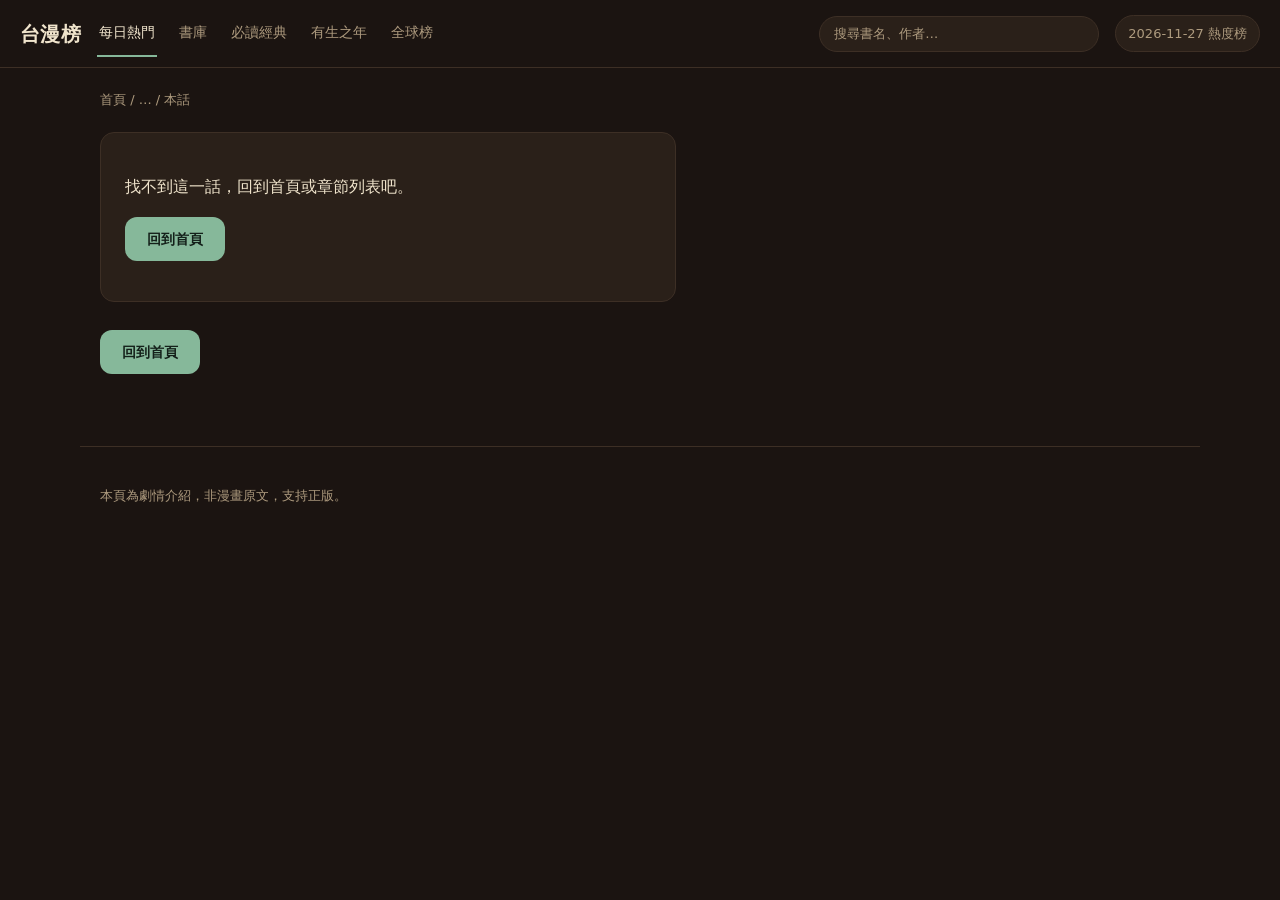
<file: chapter.html>
<!DOCTYPE html>
<html lang="zh-Hant">
<head>
<meta charset="UTF-8">
<meta name="viewport" content="width=device-width, initial-scale=1.0">
<meta name="color-scheme" content="dark">
<title>章節劇情｜台漫榜</title>
<meta name="description" content="章節劇情摘要。">
<link rel="icon" href="data:image/svg+xml,%3Csvg xmlns='http://www.w3.org/2000/svg' viewBox='0 0 32 32'%3E%3Crect width='32' height='32' rx='7' fill='%2386b89a'/%3E%3Crect x='9' y='7' width='14' height='18' rx='2' fill='%2319191c'/%3E%3Crect x='9' y='7' width='3' height='18' fill='%23fff' opacity='.55'/%3E%3C/svg%3E">
<link rel="stylesheet" href="assets/css/style.css">
</head>
<body data-page="chapter">
<header class="site-header">
  <a class="brand" href="index.html">台漫榜</a>
  <nav class="site-nav" aria-label="站內分頁">
    <a href="index.html" data-nav="index">每日熱門</a>
    <a href="library.html" data-nav="library">書庫</a>
    <a href="essentials.html" data-nav="essentials">必讀經典</a>
    <a href="timeless.html" data-nav="timeless">有生之年</a>
    <a href="index.html#globalList" data-nav="global">全球榜</a>
  </nav>
  <form class="site-search" action="library.html" role="search">
    <label class="visually-hidden" for="siteSearch">搜尋漫畫</label>
    <input type="search" name="q" id="siteSearch" placeholder="搜尋書名、作者…" aria-label="搜尋漫畫">
  </form>
  <span class="date-badge" id="dateBadge">載入中…</span>
</header>
<main>
  <nav class="crumb"><a id="crumbHome" href="index.html">首頁</a> / <a id="crumbBook" href="index.html">…</a> / <span id="crumbCh">本話</span></nav>
  <article id="chapter"></article>
  <nav class="ch-nav" id="chNav"></nav>
</main>
<footer class="site-footer">
  <p>本頁為劇情介紹，非漫畫原文，支持正版。</p>
</footer>
<script src="assets/js/ranking.js"></script>
<script src="assets/js/library.js"></script>
<script src="assets/js/app.js"></script>
</body>
</html>
</file>
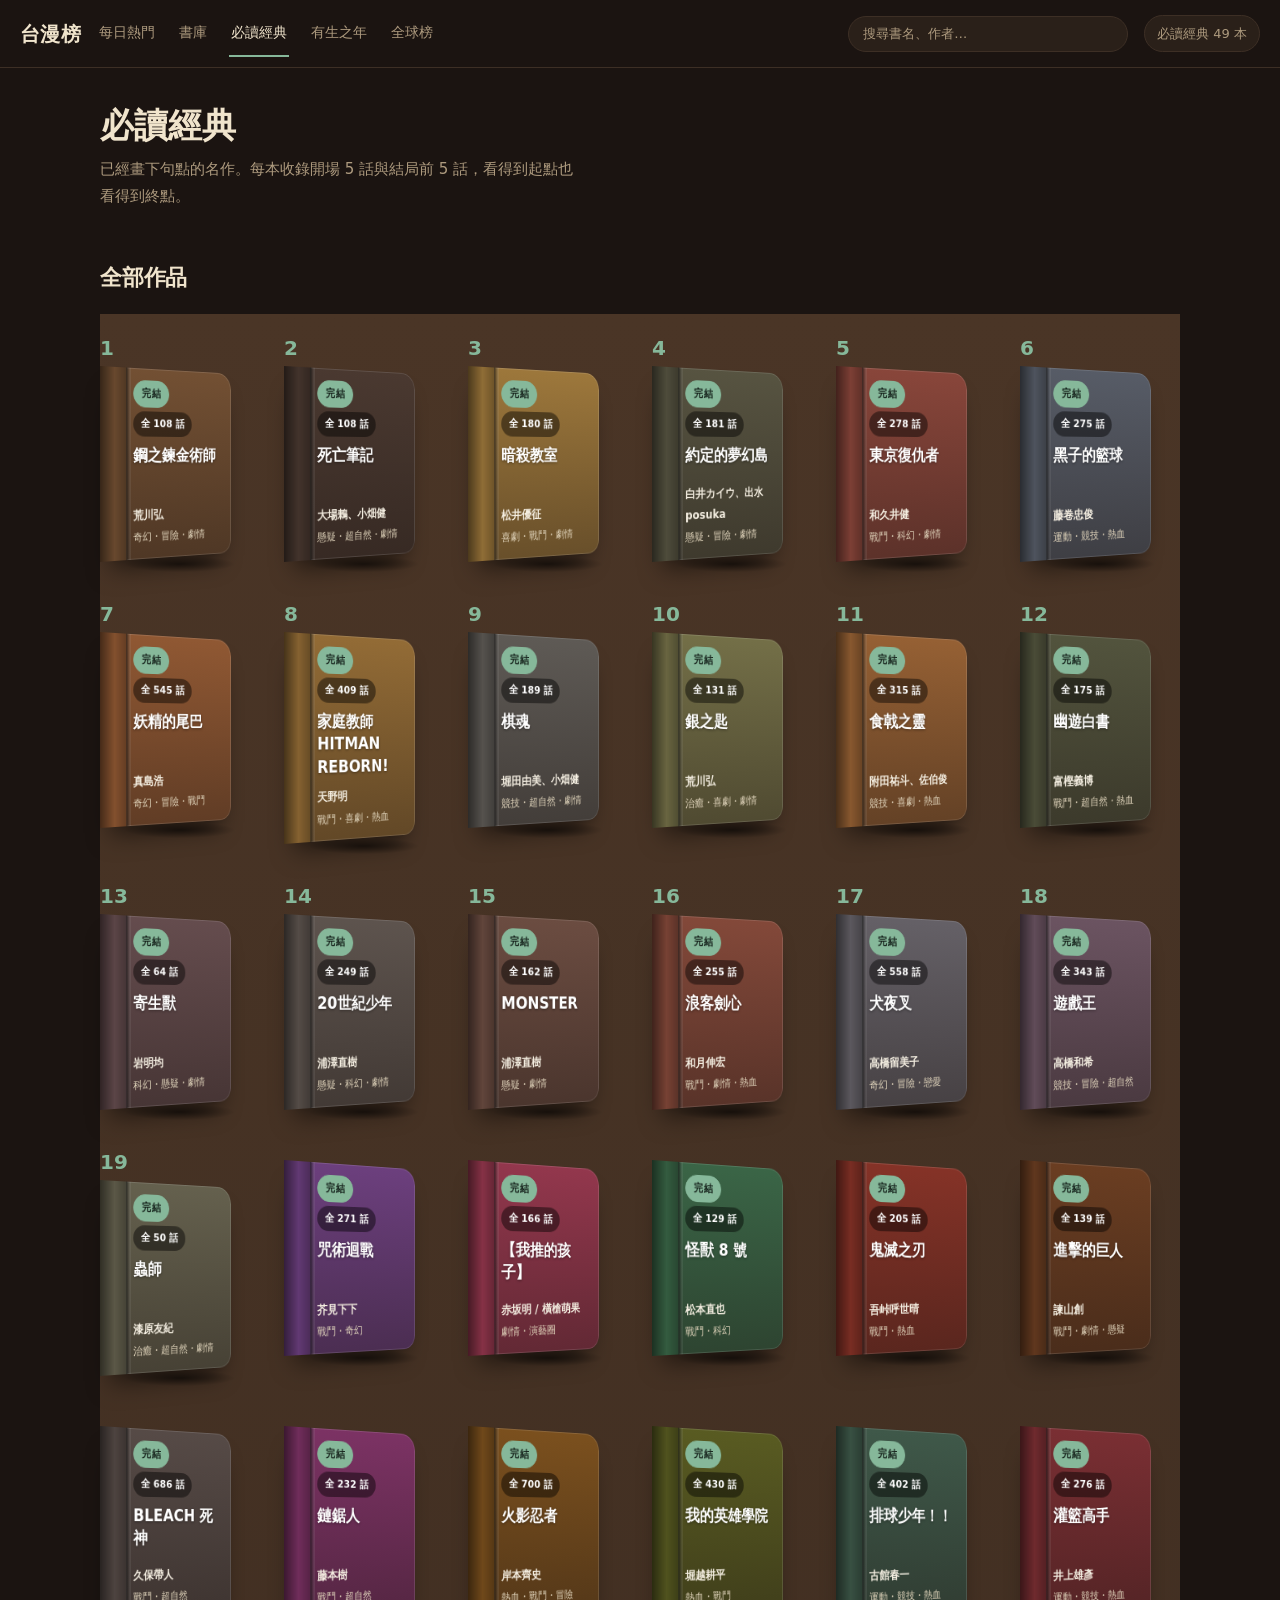
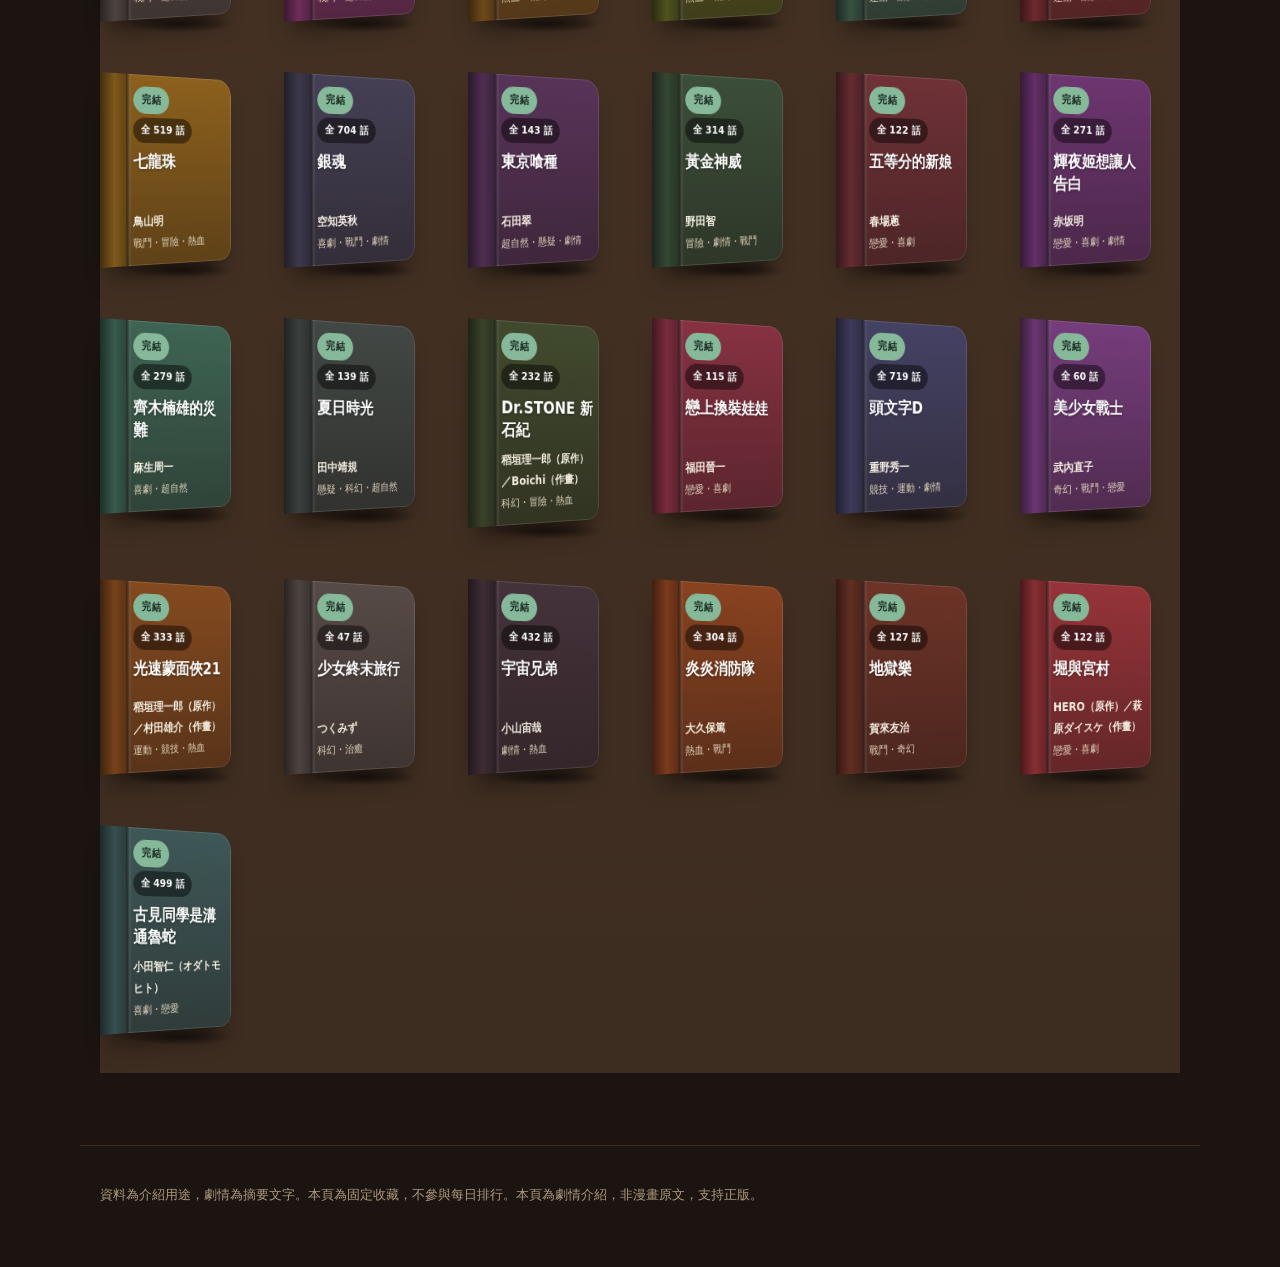
<file: essentials.html>
<!DOCTYPE html>
<html lang="zh-Hant">
<head>
<meta charset="UTF-8">
<meta name="viewport" content="width=device-width, initial-scale=1.0">
<meta name="color-scheme" content="dark">
<title>必讀經典｜有完整結局的名作精選</title>
<meta name="description" content="精選有完整結局的熱門漫畫，每本收錄開場 5 話與結局前 5 話大綱，一次補完經典。">
<link rel="icon" href="data:image/svg+xml,%3Csvg xmlns='http://www.w3.org/2000/svg' viewBox='0 0 32 32'%3E%3Crect width='32' height='32' rx='7' fill='%2386b89a'/%3E%3Crect x='9' y='7' width='14' height='18' rx='2' fill='%2319191c'/%3E%3Crect x='9' y='7' width='3' height='18' fill='%23fff' opacity='.55'/%3E%3C/svg%3E">
<link rel="stylesheet" href="assets/css/style.css">
</head>
<body data-page="essentials">
<header class="site-header">
  <a class="brand" href="index.html">台漫榜</a>
  <nav class="site-nav" aria-label="站內分頁">
    <a href="index.html" data-nav="index">每日熱門</a>
    <a href="library.html" data-nav="library">書庫</a>
    <a href="essentials.html" data-nav="essentials" aria-current="page">必讀經典</a>
    <a href="timeless.html" data-nav="timeless">有生之年</a>
    <a href="index.html#globalList" data-nav="global">全球榜</a>
  </nav>
  <form class="site-search" action="library.html" role="search">
    <label class="visually-hidden" for="siteSearch">搜尋漫畫</label>
    <input type="search" name="q" id="siteSearch" placeholder="搜尋書名、作者…" aria-label="搜尋漫畫">
  </form>
  <span class="date-badge" id="dateBadge">載入中…</span>
</header>

<main>
  <section class="hero">
    <h1>必讀經典</h1>
    <p class="lede">已經畫下句點的名作。每本收錄開場 5 話與結局前 5 話，看得到起點也看得到終點。</p>
  </section>

  <section class="rank-section">
    <h2>全部作品</h2>
    <ol class="book-wall" id="fixedList"></ol>
  </section>
</main>

<footer class="site-footer">
  <p>資料為介紹用途，劇情為摘要文字。本頁為固定收藏，不參與每日排行。本頁為劇情介紹，非漫畫原文，支持正版。</p>
</footer>

<script src="assets/js/ranking.js"></script>
<script src="assets/js/library.js"></script>
<script src="assets/js/app.js"></script>
</body>
</html>
</file>
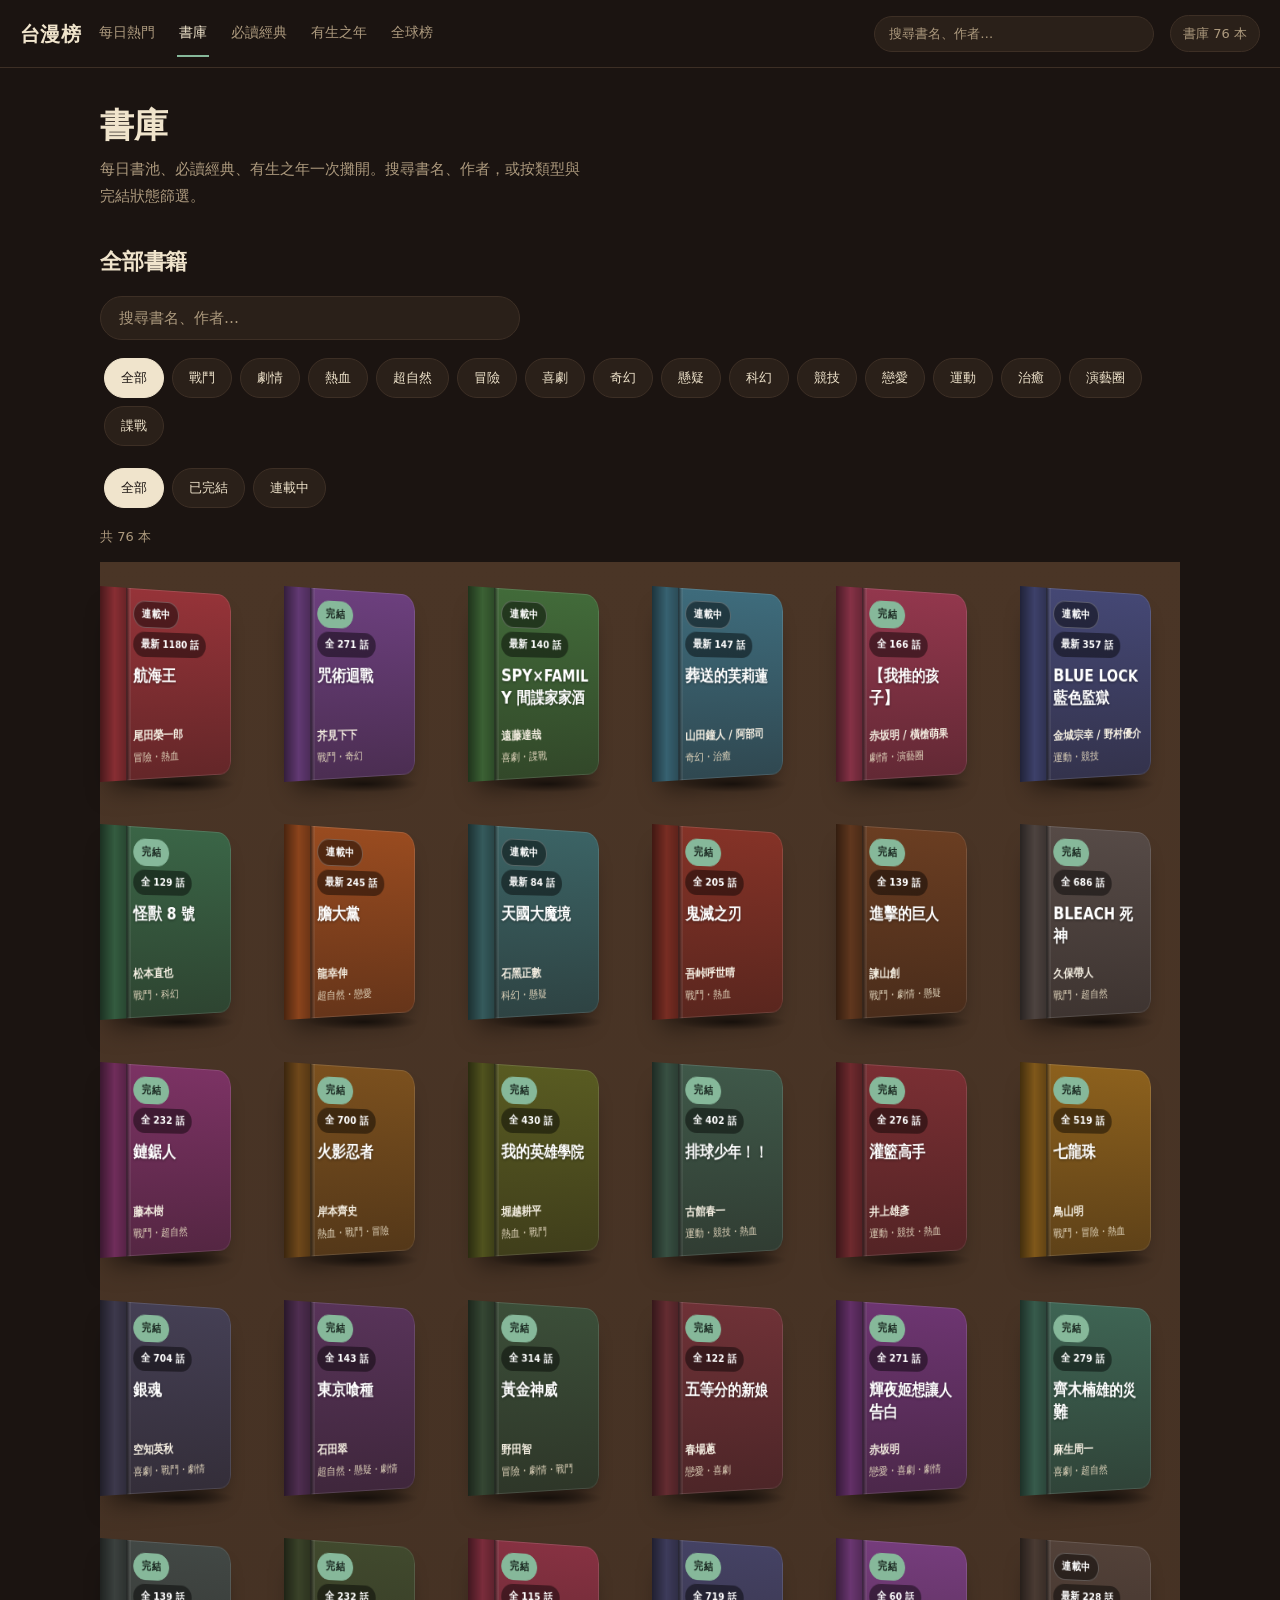
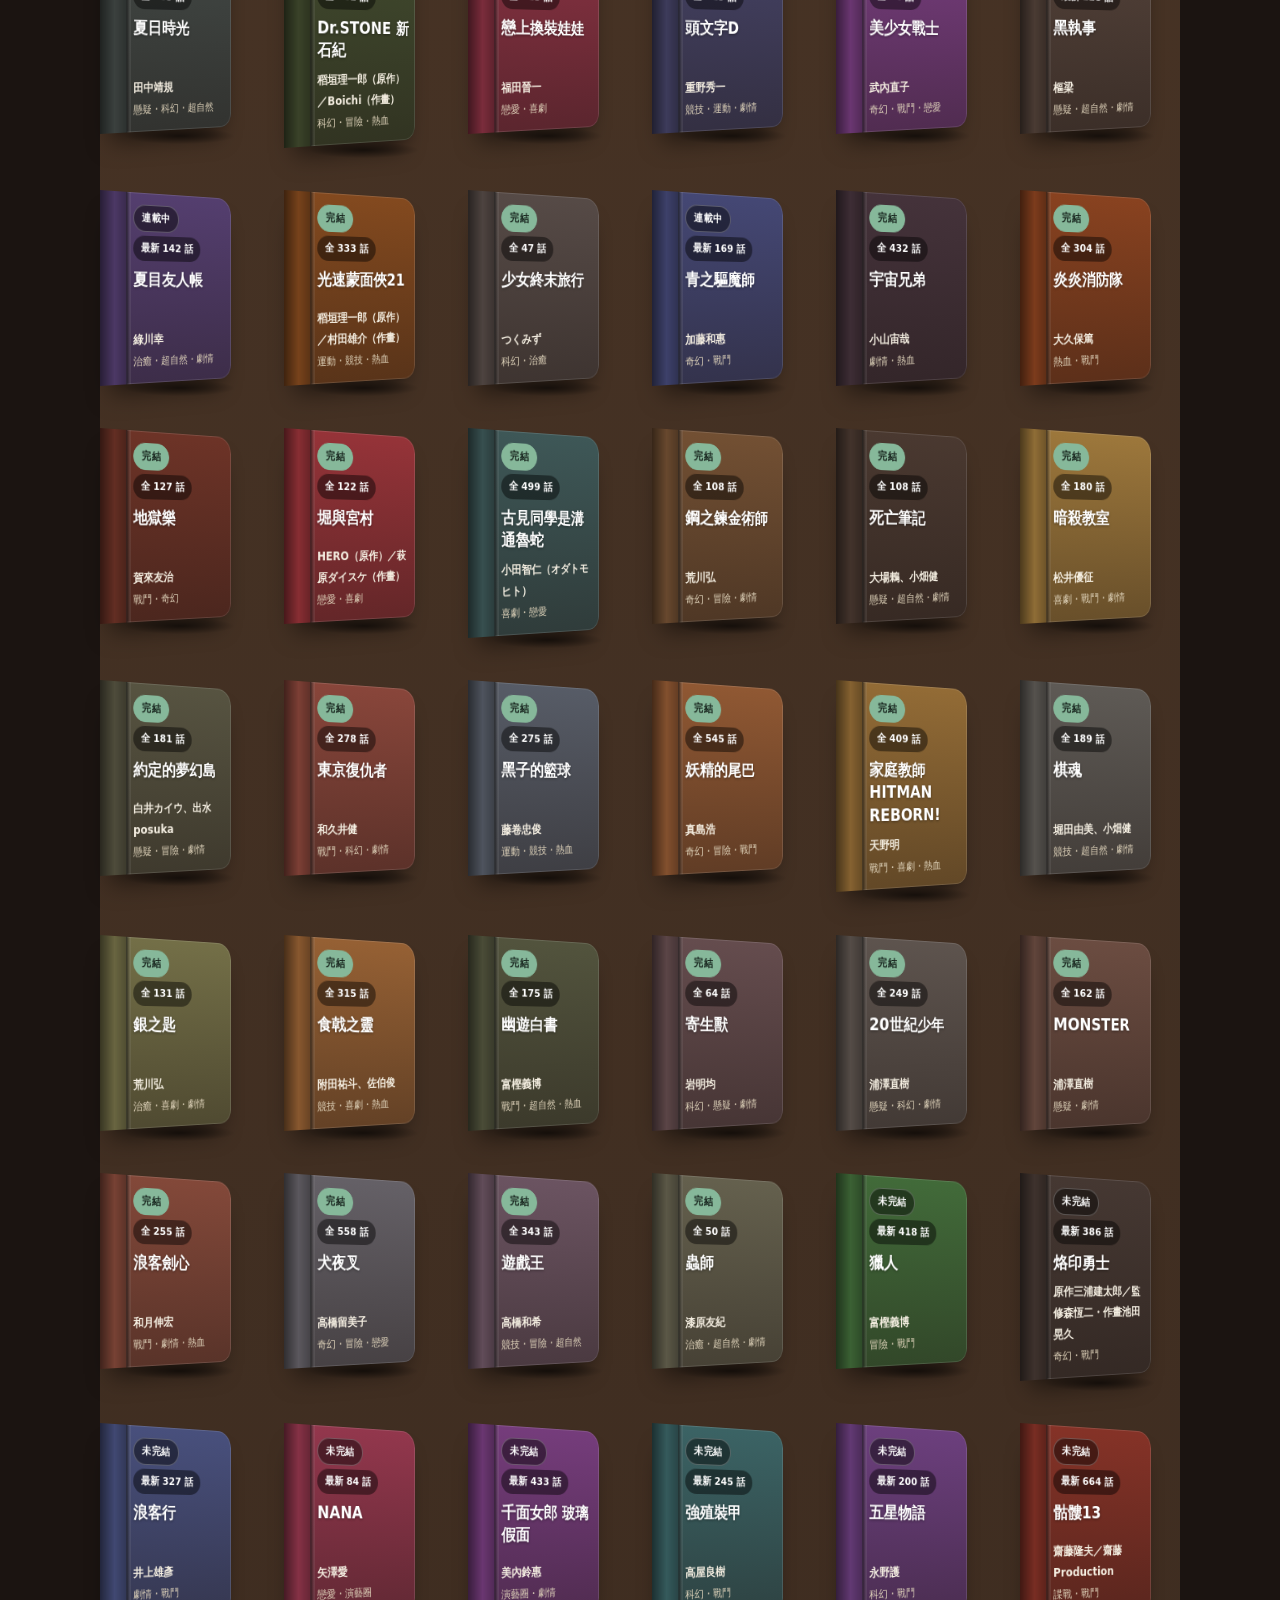
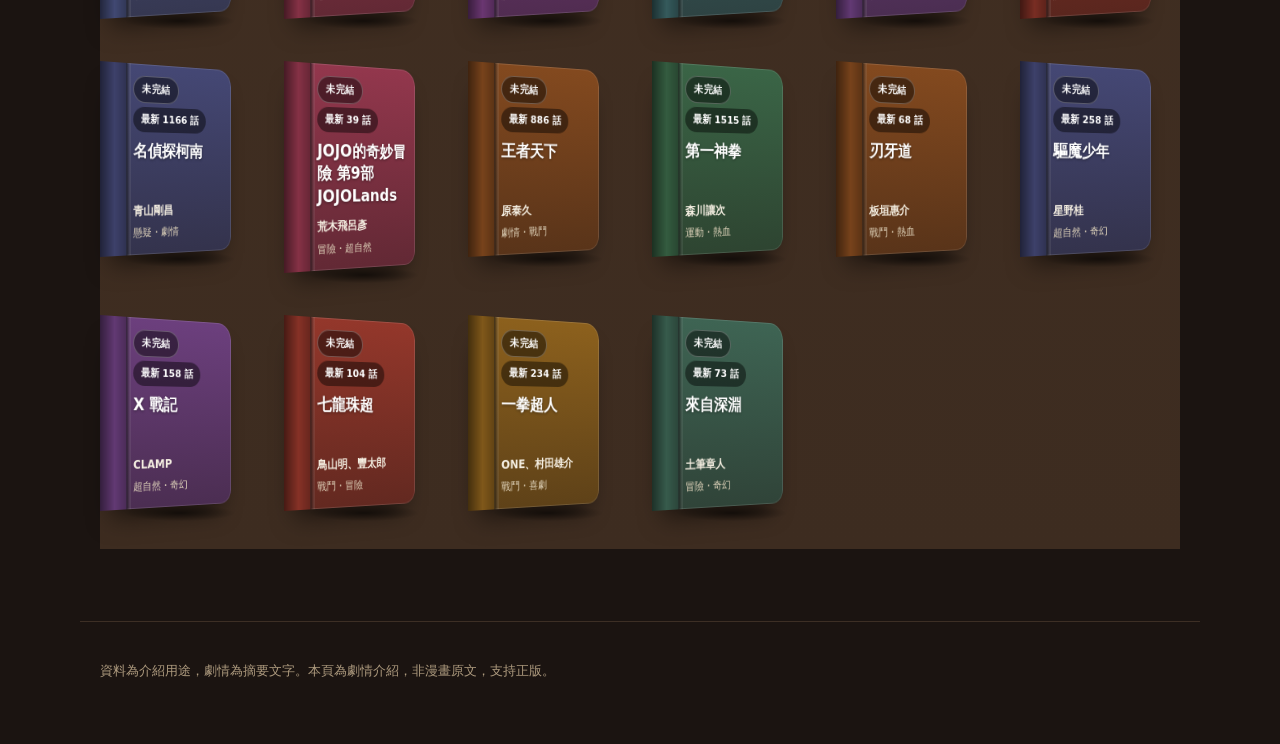
<file: library.html>
<!DOCTYPE html>
<html lang="zh-Hant">
<head>
<meta charset="UTF-8">
<meta name="viewport" content="width=device-width, initial-scale=1.0">
<meta name="color-scheme" content="dark">
<title>書庫｜全部漫畫搜尋與篩選</title>
<meta name="description" content="書庫收錄本站全部漫畫，可搜尋書名、作者，按類型與完結狀態篩選。">
<link rel="icon" href="data:image/svg+xml,%3Csvg xmlns='http://www.w3.org/2000/svg' viewBox='0 0 32 32'%3E%3Crect width='32' height='32' rx='7' fill='%2386b89a'/%3E%3Crect x='9' y='7' width='14' height='18' rx='2' fill='%2319191c'/%3E%3Crect x='9' y='7' width='3' height='18' fill='%23fff' opacity='.55'/%3E%3C/svg%3E">
<link rel="stylesheet" href="assets/css/style.css">
</head>
<body data-page="library">
<header class="site-header">
  <a class="brand" href="index.html">台漫榜</a>
  <nav class="site-nav" aria-label="站內分頁">
    <a href="index.html" data-nav="index">每日熱門</a>
    <a href="library.html" data-nav="library" aria-current="page">書庫</a>
    <a href="essentials.html" data-nav="essentials">必讀經典</a>
    <a href="timeless.html" data-nav="timeless">有生之年</a>
    <a href="index.html#globalList" data-nav="global">全球榜</a>
  </nav>
  <form class="site-search" action="library.html" role="search">
    <label class="visually-hidden" for="siteSearch">搜尋漫畫</label>
    <input type="search" name="q" id="siteSearch" placeholder="搜尋書名、作者…" aria-label="搜尋漫畫">
  </form>
  <span class="date-badge" id="dateBadge">載入中…</span>
</header>

<main>
  <section class="hero">
    <h1>書庫</h1>
    <p class="lede">每日書池、必讀經典、有生之年一次攤開。搜尋書名、作者，或按類型與完結狀態篩選。</p>
  </section>

  <section class="rank-section">
    <h2>全部書籍</h2>
    <label class="visually-hidden" for="libSearch">搜尋書庫</label>
    <input type="search" id="libSearch" placeholder="搜尋書名、作者…" aria-label="搜尋書庫">
    <div class="chips" id="libChips" role="group" aria-label="類型篩選"></div>
    <div class="chips" id="libStatus" role="group" aria-label="完結狀態篩選"></div>
    <p class="rank-note" id="libCount" aria-live="polite"></p>
    <ol class="book-wall" id="libList"></ol>
  </section>
</main>

<footer class="site-footer">
  <p>資料為介紹用途，劇情為摘要文字。本頁為劇情介紹，非漫畫原文，支持正版。</p>
</footer>

<script src="assets/js/ranking.js"></script>
<script src="assets/js/library.js"></script>
<script src="assets/js/app.js"></script>
</body>
</html>
</file>
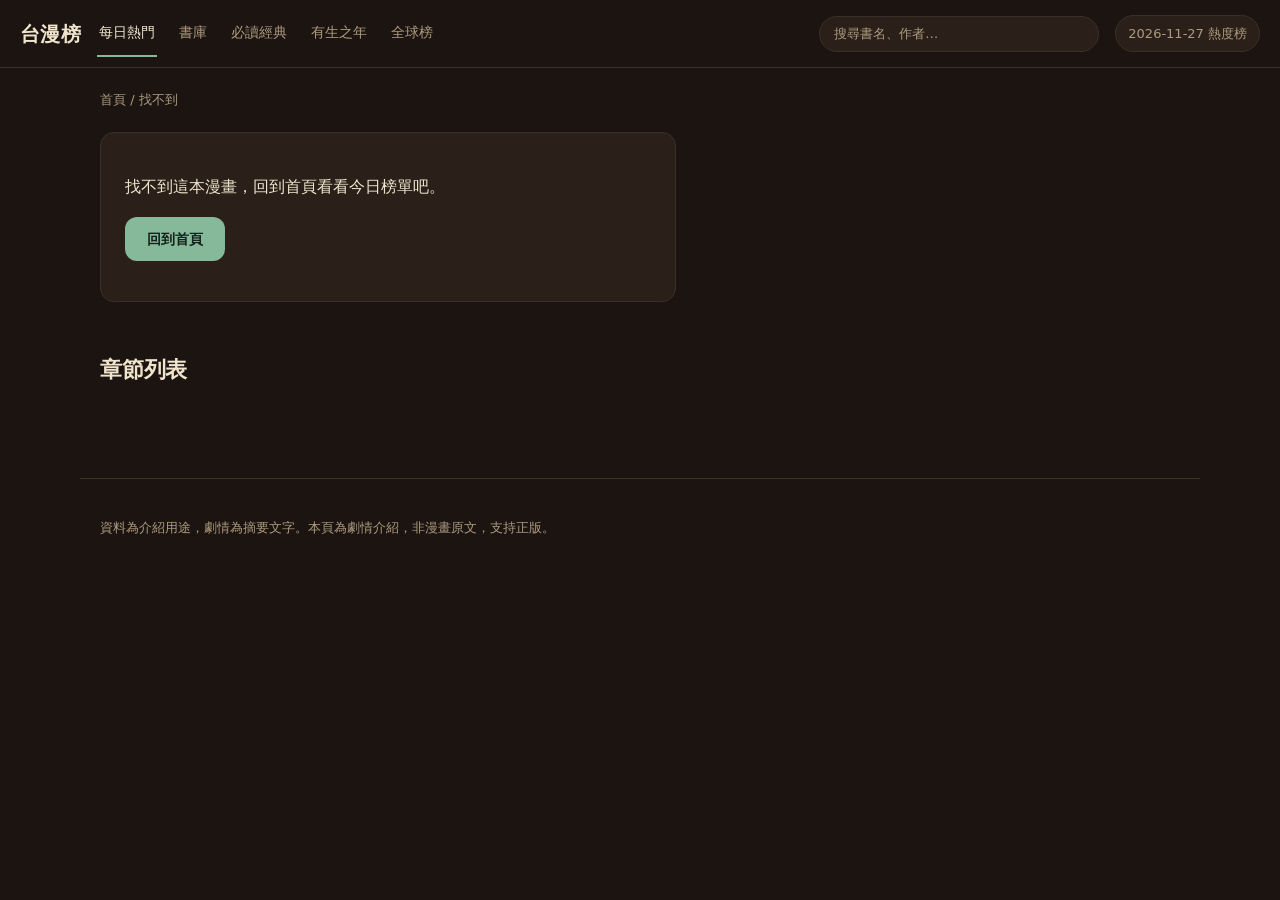
<file: manga.html>
<!DOCTYPE html>
<html lang="zh-Hant">
<head>
<meta charset="UTF-8">
<meta name="viewport" content="width=device-width, initial-scale=1.0">
<meta name="color-scheme" content="dark">
<title>漫畫詳情｜台漫榜</title>
<meta name="description" content="漫畫詳情與章節列表。">
<link rel="icon" href="data:image/svg+xml,%3Csvg xmlns='http://www.w3.org/2000/svg' viewBox='0 0 32 32'%3E%3Crect width='32' height='32' rx='7' fill='%2386b89a'/%3E%3Crect x='9' y='7' width='14' height='18' rx='2' fill='%2319191c'/%3E%3Crect x='9' y='7' width='3' height='18' fill='%23fff' opacity='.55'/%3E%3C/svg%3E">
<link rel="stylesheet" href="assets/css/style.css">
</head>
<body data-page="manga">
<header class="site-header">
  <a class="brand" href="index.html">台漫榜</a>
  <nav class="site-nav" aria-label="站內分頁">
    <a href="index.html" data-nav="index">每日熱門</a>
    <a href="library.html" data-nav="library">書庫</a>
    <a href="essentials.html" data-nav="essentials">必讀經典</a>
    <a href="timeless.html" data-nav="timeless">有生之年</a>
    <a href="index.html#globalList" data-nav="global">全球榜</a>
  </nav>
  <form class="site-search" action="library.html" role="search">
    <label class="visually-hidden" for="siteSearch">搜尋漫畫</label>
    <input type="search" name="q" id="siteSearch" placeholder="搜尋書名、作者…" aria-label="搜尋漫畫">
  </form>
  <span class="date-badge" id="dateBadge">載入中…</span>
</header>
<main>
  <nav class="crumb"><a id="crumbHome" href="index.html">首頁</a> / <span id="crumbTitle">載入中</span></nav>
  <article id="detail"></article>
  <section>
    <h2>章節列表</h2>
    <ol class="ch-list" id="chList"></ol>
  </section>
</main>
<footer class="site-footer">
  <p>資料為介紹用途，劇情為摘要文字。本頁為劇情介紹，非漫畫原文，支持正版。</p>
</footer>
<script src="assets/js/ranking.js"></script>
<script src="assets/js/library.js"></script>
<script src="assets/js/app.js"></script>
</body>
</html>
</file>
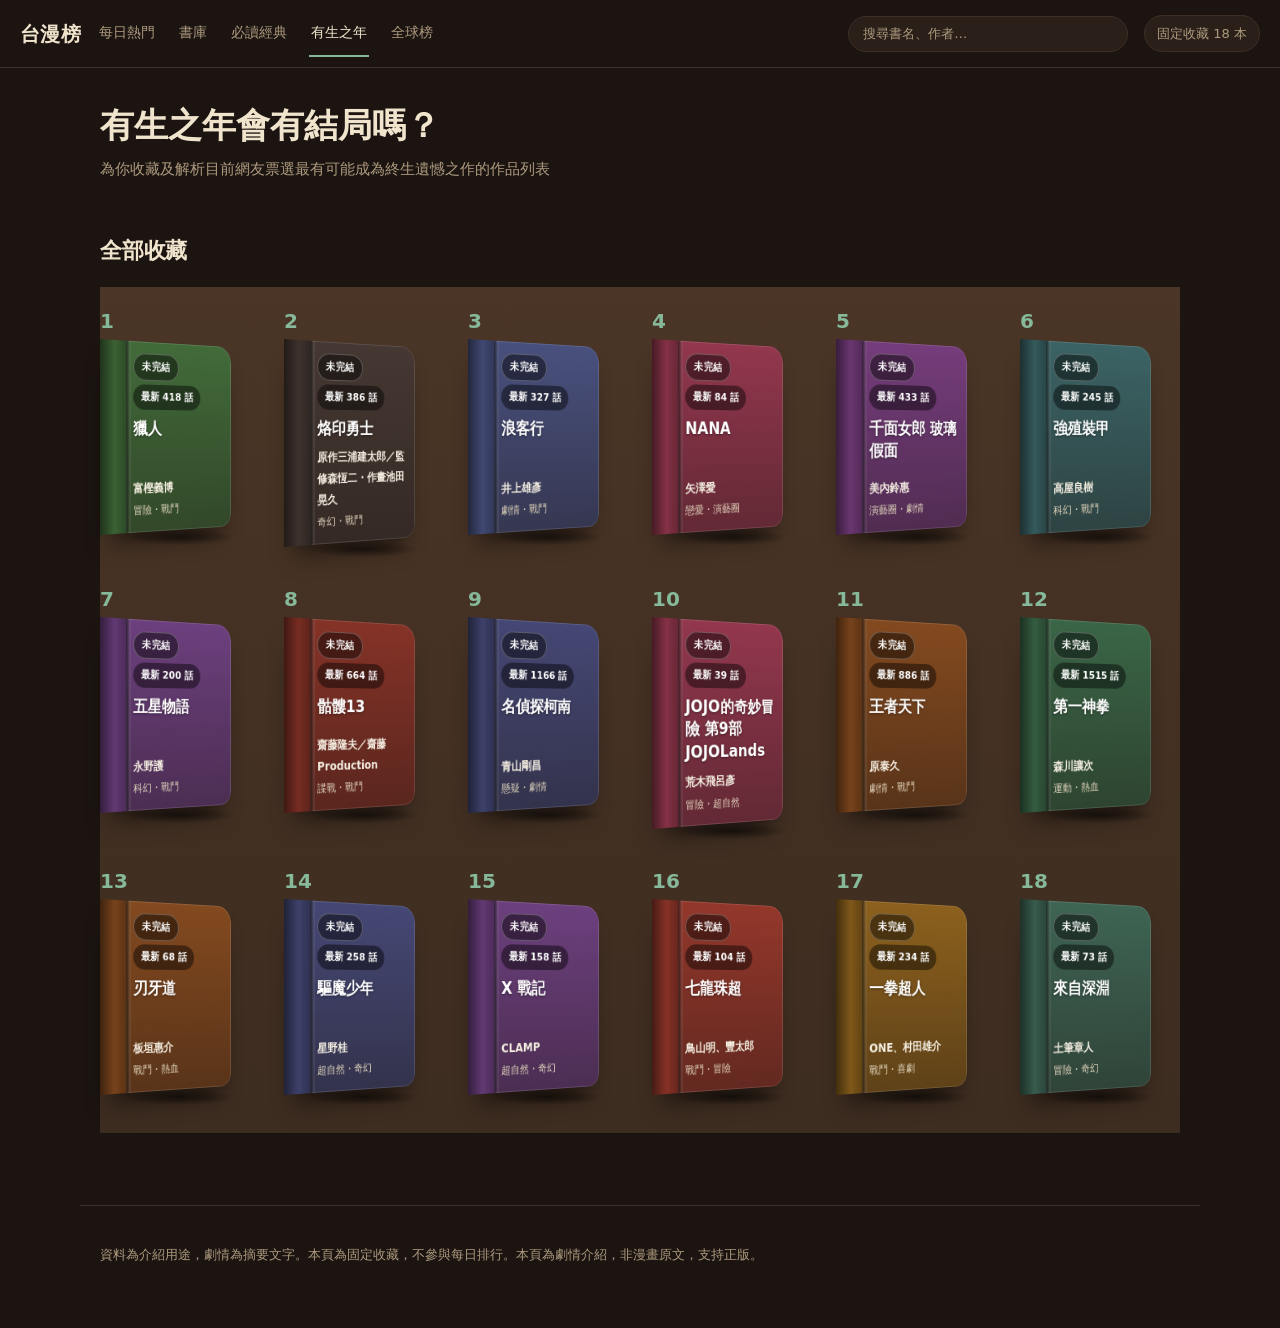
<file: timeless.html>
<!DOCTYPE html>
<html lang="zh-Hant">
<head>
<meta charset="UTF-8">
<meta name="viewport" content="width=device-width, initial-scale=1.0">
<meta name="color-scheme" content="dark">
<title>有生之年會有結局嗎？｜長期停更與未完之作</title>
<meta name="description" content="網友票選最可能成為終生遺憾的漫畫，收錄各作品目前現況與停更原因，每本附最新 10 話大綱。">
<link rel="icon" href="data:image/svg+xml,%3Csvg xmlns='http://www.w3.org/2000/svg' viewBox='0 0 32 32'%3E%3Crect width='32' height='32' rx='7' fill='%2386b89a'/%3E%3Crect x='9' y='7' width='14' height='18' rx='2' fill='%2319191c'/%3E%3Crect x='9' y='7' width='3' height='18' fill='%23fff' opacity='.55'/%3E%3C/svg%3E">
<link rel="stylesheet" href="assets/css/style.css">
</head>
<body data-page="timeless">
<header class="site-header">
  <a class="brand" href="index.html">台漫榜</a>
  <nav class="site-nav" aria-label="站內分頁">
    <a href="index.html" data-nav="index">每日熱門</a>
    <a href="library.html" data-nav="library">書庫</a>
    <a href="essentials.html" data-nav="essentials">必讀經典</a>
    <a href="timeless.html" data-nav="timeless" aria-current="page">有生之年</a>
    <a href="index.html#globalList" data-nav="global">全球榜</a>
  </nav>
  <form class="site-search" action="library.html" role="search">
    <label class="visually-hidden" for="siteSearch">搜尋漫畫</label>
    <input type="search" name="q" id="siteSearch" placeholder="搜尋書名、作者…" aria-label="搜尋漫畫">
  </form>
  <span class="date-badge" id="dateBadge">載入中…</span>
</header>

<main>
  <section class="hero">
    <h1>有生之年會有結局嗎？</h1>
    <p class="lede">為你收藏及解析目前網友票選最有可能成為終生遺憾之作的作品列表</p>
  </section>

  <section class="rank-section">
    <h2>全部收藏</h2>
    <ol class="book-wall" id="fixedList"></ol>
  </section>
</main>

<footer class="site-footer">
  <p>資料為介紹用途，劇情為摘要文字。本頁為固定收藏，不參與每日排行。本頁為劇情介紹，非漫畫原文，支持正版。</p>
</footer>

<script src="assets/js/ranking.js"></script>
<script src="assets/js/library.js"></script>
<script src="assets/js/app.js"></script>
</body>
</html>
</file>
<file: assets/css/style.css>
/* 台漫榜 — 胡桃木書房：固定深色、玉綠點綴、正面書卡。
   手機優先、單一 CSS、無外部字體與外部資源。 */
:root {
  color-scheme: dark;
  --ground: #1b1411;
  --surface: #2a2019;
  --surface-2: #36291d;
  --ink: #f0e4cc;
  --muted: #ad9a7e;
  --line: #3d2f25;
  --accent: #86b89a;
  --on-accent: #14201a;
  --plank-top: #7a5130;
  --plank: #4a2f1b;
  --leather: #6b4a33;
  --wall-top: #4a3526;
  --wall: #3d2c20;
  --book-angle: 22deg;
  --spine-w: 20px; /* 書脊寬度（書卡盒子內色帶），手機 20px／桌機 30px（見 720px 斷點） */
  --shadow: 0, 0, 0;
  --radius: 14px;
  --font: "Noto Sans TC", "PingFang TC", "Microsoft JhengHei", system-ui, -apple-system, sans-serif;
  --display: "Kaiti TC", "BiauKai", "DFKai-SB", "AR PL UKai TW", serif;
  --ease: cubic-bezier(.16, 1, .3, 1);
}

* { box-sizing: border-box; }
html { -webkit-text-size-adjust: 100%; scroll-behavior: smooth; }
body {
  margin: 0; background: var(--ground); color: var(--ink);
  font-family: var(--font); font-size: 16px; line-height: 1.8;
}
main { max-width: 1120px; margin: 0 auto; padding: 0 20px 72px; }
a { color: inherit; }
:focus-visible { outline: 2px solid var(--accent); outline-offset: 3px; border-radius: 6px; }
h1, h2 { text-wrap: balance; }
h1, h2, .brand { font-family: var(--display); }
.visually-hidden {
  position: absolute; width: 1px; height: 1px; margin: -1px; padding: 0;
  overflow: hidden; clip: rect(0 0 0 0); white-space: nowrap; border: 0;
}

/* 報頭：品牌＋分頁＋搜尋＋日期，窄螢幕自動換行不撐破 */
.site-header {
  position: sticky; top: 0; z-index: 10;
  display: flex; align-items: center; gap: 10px 16px; flex-wrap: wrap;
  padding: 10px 20px;
  background: var(--ground);
  border-bottom: 1px solid var(--line);
}
.brand { font-weight: 700; font-size: 20px; letter-spacing: .02em; text-decoration: none; white-space: nowrap; }
.date-badge {
  font-size: 13px; color: var(--muted); font-variant-numeric: tabular-nums; white-space: nowrap;
  background: var(--surface); border: 1px solid var(--line); padding: 6px 12px; border-radius: 999px;
}
.header-right { display: flex; align-items: center; gap: 14px; }

/* 站內分頁：四個文字分頁，目前頁下方一條玉綠線 */
.site-nav { display: flex; gap: 20px; flex-wrap: wrap; }
/* 五個分頁在 360px 要排成一行：字寬約 258px，間距 20px 會超出可用的 320px */
@media (max-width: 479px) { .site-nav { gap: 12px; } }
.site-nav a {
  font-size: 14px; font-weight: 500; color: var(--muted); text-decoration: none;
  padding: 10px 2px; border-bottom: 2px solid transparent; transition: color .2s;
  white-space: nowrap;
}
.site-nav a:hover { color: var(--ink); }
.site-nav a[aria-current="page"] { color: var(--ink); border-bottom-color: var(--accent); }

/* 搜尋框：跟著換行、可縮到最小，不撐破 360px。書庫搜尋框共用同一套視覺 */
.site-search { display: flex; flex: 1 1 160px; min-width: 0; max-width: 280px; margin-left: auto; }
.site-search input, #libSearch {
  width: 100%; min-width: 0; height: 36px; padding: 0 14px;
  background: var(--surface); border: 1px solid var(--line); border-radius: 999px;
  color: var(--ink); font: inherit; font-size: 13px;
}
.site-search input::placeholder, #libSearch::placeholder { color: var(--muted); }
/* 書庫搜尋框：同一套視覺，尺寸更大（桌機約 420px、手機滿版、高 44px） */
#libSearch { display: block; height: 44px; padding: 0 18px; font-size: 15px; }
@media (min-width: 720px) {
  #libSearch { max-width: 420px; }
}

/* hero：一行標題＋資料日期，不再有巨大品牌字 */
/* hero：一行標題＋資料日期，不再有巨大品牌字。首頁 hero 在 main 外面，
   左右留白與 main 一致；另外兩頁的 hero 在 main 裡面，留白由 main 給，避免雙倍 */
.hero { padding: 36px 20px 0; }
body[data-page="essentials"] .hero, body[data-page="timeless"] .hero, body[data-page="library"] .hero { padding-left: 0; padding-right: 0; }
.hero h1 { font-size: clamp(24px, 4vw, 34px); line-height: 1.3; font-weight: 700; margin: 0 0 8px; }
.lede { color: var(--muted); font-size: 15px; margin: 0 0 8px; max-width: 32em; }
.lede #heroDate { color: var(--ink); font-variant-numeric: tabular-nums; }

/* 首頁書架：橫向一列＋漂移，書架下方一條木頭層板 */
.shelf-viewport {
  overflow: hidden; padding: 28px 4px 0;
  background-image: linear-gradient(180deg, var(--wall-top), var(--wall));
}
.shelf {
  display: flex; gap: 14px; margin: 0; padding: 0 4px 6px;
  list-style: none; width: max-content; will-change: transform;
}
.shelf li { flex: 0 0 auto; width: 148px; perspective: 900px; }
.shelf li.dim { opacity: .18; filter: grayscale(1); pointer-events: none; }
.shelf li::after, .book-wall > li::after { /* 地面陰影 */
  content: ""; display: block; margin: -6px 16% 0; height: 16px;
  background-image: radial-gradient(ellipse at center, rgba(0, 0, 0, .55), rgba(0, 0, 0, 0) 72%);
  pointer-events: none;
}
.plank {
  height: 16px; margin: 2px 0 18px; border-radius: 4px;
  background: linear-gradient(to bottom, var(--plank-top), var(--plank));
  box-shadow: 0 10px 22px -8px rgba(var(--shadow), .8), inset 0 1px 0 rgba(255, 255, 255, .12);
}
/* 首頁第二排「書庫精選」：小標題＋說明，與第一排之間以木頭層板分隔 */
.picks-title { font-size: 20px; margin: 30px 0 2px; }
.picks-note { color: var(--muted); font-size: 13px; margin: 0 0 2px; }
.shelf-rank, .fixed-rank {
  display: flex; align-items: baseline; gap: 6px; margin-bottom: 8px;
  font-size: 13px; color: var(--muted); font-variant-numeric: tabular-nums;
}
.shelf-rank .rank, .fixed-rank .rank { font-size: 20px; font-weight: 700; color: var(--accent); line-height: 1; }

/* 正面書卡：3D 精裝書（第二版）──純色 --tone 底疊 180deg 深色漸層做上亮下暗，
   ::before 是書卡盒子內左側的書脊色帶（不再往後折 90 度，書牆最左排才不會超框），
   ::after 是緊貼書脊右緣的摺痕；靜止時右轉 --book-angle 露出書脊，hover／focus 轉正方便閱讀 */
.book-card {
  position: relative; display: flex; flex-direction: column; gap: 8px;
  min-width: 0; min-height: 196px; padding: 12px 8px 12px calc(var(--spine-w) + 8px);
  text-decoration: none; color: #fff; overflow: visible;
  border-radius: 4px 18px 14px 4px;
  --tone: color-mix(in srgb, var(--c) 45%, var(--leather));
  background-color: var(--tone);
  background-image: linear-gradient(180deg, rgba(27, 20, 17, .08), rgba(27, 20, 17, .45));
  box-shadow: 0 18px 28px -14px rgba(var(--shadow), .7), inset 0 0 0 1px rgba(255, 255, 255, .12);
  transition: transform .3s var(--ease), box-shadow .3s var(--ease);
  transform: rotateY(var(--book-angle));
  transform-origin: left center;
}
.book-card::before { /* 書脊：書卡盒子內左側色帶，寬度見 --spine-w（手機 20px／桌機 30px） */
  content: ""; position: absolute; top: 0; bottom: 0; left: 0; width: var(--spine-w);
  background-color: var(--tone);
  background-image: linear-gradient(90deg, rgba(0, 0, 0, .55), rgba(0, 0, 0, .15) 55%, rgba(0, 0, 0, .35));
  border-right: 1px solid rgba(255, 255, 255, .14);
}
.book-card::after { /* 摺痕：貼著書脊右緣的暗溝過渡到亮稜 */
  content: ""; position: absolute; top: 0; bottom: 0; left: var(--spine-w); width: 5px;
  background-image: linear-gradient(90deg, rgba(0, 0, 0, .5), rgba(255, 255, 255, .12));
}
.book-card:hover, .book-card:focus-visible { transform: rotateY(0deg) translateY(-6px); }
.book-card > * { min-width: 0; }
.bc-top { display: flex; align-items: center; justify-content: space-between; gap: 4px 8px; flex-wrap: wrap; }
.bc-status {
  font-size: 11px; font-weight: 700; letter-spacing: .06em; white-space: nowrap;
  background: rgba(0, 0, 0, .45); border: 1px solid rgba(255, 255, 255, .25);
  padding: 3px 9px; border-radius: 999px;
}
.bc-status.end { background: var(--accent); border-color: var(--accent); color: var(--on-accent); }
.bc-num {
  font-size: 11px; font-weight: 600; white-space: nowrap; font-variant-numeric: tabular-nums;
  background: rgba(0, 0, 0, .45); padding: 3px 9px; border-radius: 999px;
}
.bc-title { font-size: 15px; line-height: 1.4; font-weight: 700; text-shadow: 0 1px 3px rgba(0, 0, 0, .4); overflow-wrap: break-word; }
.bc-foot { margin-top: auto; display: flex; flex-direction: column; gap: 2px; min-width: 0; }
.bc-author { font-size: 12px; font-weight: 600; color: #f5efe2; overflow-wrap: break-word; }
.bc-genre { font-size: 11px; color: #e2d6bd; overflow-wrap: break-word; }

/* 與昨日相比的升降 */
.diff { font-size: 12px; font-weight: 600; white-space: nowrap; font-variant-numeric: tabular-nums; margin-left: 6px; }
.diff.up { color: var(--accent); }
.diff.down, .diff.flat { color: #b7a68d; font-weight: 500; } /* 比 --muted 亮，牆面上對比才夠 4.5 */

/* 類型篩選 chips */
.chips { display: flex; gap: 8px; padding: 4px; overflow-x: auto; scrollbar-width: none; }
.chips::-webkit-scrollbar { display: none; }
.chip {
  flex: 0 0 auto; height: 40px; padding: 0 16px; border-radius: 999px;
  background: var(--surface); border: 1px solid var(--line); color: var(--ink);
  font: inherit; font-size: 13px; cursor: pointer;
  transition: background .25s, color .25s;
}
.chip:hover { background: var(--surface-2); }
.chip[aria-pressed="true"] { background: var(--ink); color: var(--ground); border-color: var(--ink); }

/* 書庫的類型／狀態按鈕：顆數多，直接換行不截斷（首頁 #genreChips 維持橫向捲動） */
#libChips, #libStatus { flex-wrap: wrap; overflow-x: visible; }

/* 書庫控制區：搜尋框、類型、狀態、計數之間拉出上下間距 */
body[data-page="library"] .rank-section { display: flex; flex-direction: column; gap: 14px; }
body[data-page="library"] .rank-section h2 { margin: 24px 0 0; }
body[data-page="library"] #libCount { margin: 0; }

/* 完整榜單：兩欄格，每格一本小書 + 名次（沿用舊 .card 結構） */
section h2 { font-size: 22px; letter-spacing: -.01em; margin: 48px 0 16px; }
.rank-list { list-style: none; margin: 0; padding: 0; display: grid; gap: 14px; }
.card {
  display: grid; grid-template-columns: 84px 1fr; gap: 18px; align-items: center;
  background: var(--surface); border: 1px solid var(--line); border-radius: var(--radius); padding: 16px 18px 16px 16px;
  text-decoration: none; color: inherit;
  transition: transform .3s var(--ease), box-shadow .3s var(--ease);
}
.card:hover { transform: translateY(-2px); box-shadow: 0 16px 28px -16px rgba(var(--shadow), .6); }
.card-head { display: flex; align-items: baseline; gap: 4px; }
.card-head .rank { font-size: 26px; font-weight: 700; line-height: 1; color: var(--accent); font-variant-numeric: tabular-nums; }
.card-head .score { margin-left: auto; font-size: 12px; color: var(--muted); font-variant-numeric: tabular-nums; }
.card-body { min-width: 0; }
.card-body b { display: block; font-size: 17px; line-height: 1.4; margin-top: 6px; }
.card-body small { display: block; font-size: 12px; color: var(--muted); margin: 2px 0 6px; }
.card-body .syn { display: block; font-size: 14px; line-height: 1.6; color: var(--muted); }

/* 詳情頁大封面／書庫小封面（也是 3D 精裝書，與書卡同一套：盒內書脊色帶＋摺痕＋上亮下暗） */
.book { display: block; text-decoration: none; color: inherit; }
.book-obj {
  position: relative; display: block; aspect-ratio: 3 / 4; width: 100%;
  border-radius: 4px 12px 10px 4px; overflow: hidden;
  --tone: color-mix(in srgb, var(--c) 45%, var(--leather));
  --spine-w-obj: 26px; /* 大封面；小封面（.sm）覆寫為 14px */
  background: var(--tone);
  box-shadow: 0 22px 34px -14px rgba(var(--shadow), .7);
  transform: perspective(900px) rotateY(var(--book-angle));
  transform-origin: left center;
}
.book-obj.sm { --spine-w-obj: 14px; }
.book-obj::before { /* 書脊 */
  content: ""; position: absolute; top: 0; bottom: 0; left: 0; width: var(--spine-w-obj); z-index: 2;
  background-color: var(--tone);
  background-image: linear-gradient(90deg, rgba(0, 0, 0, .55), rgba(0, 0, 0, .15));
  border-right: 1px solid rgba(255, 255, 255, .14);
}
.book-obj::after { /* 摺痕 */
  content: ""; position: absolute; top: 0; bottom: 0; left: var(--spine-w-obj); width: 4px; z-index: 2;
  background-image: linear-gradient(90deg, rgba(0, 0, 0, .5), rgba(255, 255, 255, .1));
}
.book-face {
  position: absolute; inset: 0; overflow: hidden;
  background-color: var(--tone);
  background-image: linear-gradient(rgba(27, 20, 17, .08), rgba(27, 20, 17, .45));
}
.book-face img { position: absolute; inset: 0; width: 100%; height: 100%; object-fit: cover; }
.cover-band {
  position: absolute; left: 0; right: 0; bottom: 0; padding: 26px 10px 9px 14px;
  background: linear-gradient(to top, rgba(0, 0, 0, .72), rgba(0, 0, 0, 0)); color: #fff;
}
.cover-band b { display: block; font-size: 13px; line-height: 1.35; }
.cover-band small { display: block; font-size: 10px; opacity: .8; }
.cover-ph {
  position: absolute; inset: 0; display: none; padding: 12px 10px 12px calc(var(--spine-w-obj, 26px) + 8px);
  color: #fff;
}
.no-img .cover-ph, .book-face.no-img .cover-ph { display: flex; flex-direction: column; gap: 8px; justify-content: center; }
.no-img .cover-band { display: none; }
.cover-ph b { font-size: 20px; line-height: 1.3; font-weight: 700; }
.cover-ph small { font-size: 11px; opacity: .8; }
.book-obj.sm .cover-ph b { font-size: 12px; }
.book-obj.sm .cover-band { padding: 12px 6px 5px 8px; }
.book-obj.sm .cover-band b { font-size: 9px; }
.book-obj.sm .cover-band small, .book-obj.sm .cover-ph small { display: none; }
.book-meta { display: block; margin-top: 16px; }
.book-meta .rank { display: inline-block; font-size: 13px; font-weight: 700; color: var(--accent); font-variant-numeric: tabular-nums; margin-right: 6px; }
.book-t { display: inline; font-weight: 600; font-size: 14px; line-height: 1.45; }
.book-a { display: block; font-size: 12px; color: var(--muted); }

/* 有生之年／必讀經典／書庫：一面書牆（li 須可縮，否則窄螢幕被卡片最小寬度撐出橫向捲軸）。
   手機預設 2 欄（3 欄會把書名切斷），寬螢幕再加欄 */
.book-wall {
  /* 不加左右 padding：main 已有 20px 留白，書庫 2 欄在 360px 已經很窄，
     再收窄會把「SPY×FAMILY」這類英文複合字切斷（overflow-wrap: break-word） */
  list-style: none; margin: 0; padding: 24px 0 28px; display: grid; gap: 28px 20px; grid-template-columns: repeat(2, 1fr);
  background-image: linear-gradient(180deg, var(--wall-top), var(--wall));
}
.book-wall > li { min-width: 0; perspective: 900px; }

/* 詳情：大書 + 標題 */
.crumb { font-size: 13px; color: var(--muted); padding: 20px 0 0; }
.crumb a { color: var(--muted); text-decoration: none; }
.crumb a:hover { color: var(--ink); }
.detail-top { display: grid; gap: 28px; margin-top: 20px; }
.detail-top .book-obj { width: 200px; margin: 24px auto 0; }
.detail-top h1 { margin: 0 0 8px; font-size: clamp(28px, 4vw, 40px); line-height: 1.15; letter-spacing: -.02em; }
.meta { color: var(--muted); font-size: 14px; margin: 2px 0; }
.rankline { color: var(--ink); font-weight: 500; }
.synopsis { max-width: 36em; margin: 14px 0 0; }
.synopsis.status { margin-top: 12px; padding-left: 12px; border-left: 2px solid var(--accent); color: var(--muted); }
.synopsis.status b { display: block; color: var(--ink); font-size: .82rem; letter-spacing: .08em; margin-bottom: 4px; }
.ch-list { list-style: none; margin: 0; padding: 0; display: grid; gap: 10px; }
.ch-list a {
  display: flex; align-items: baseline; gap: 12px; padding: 14px 16px;
  background: var(--surface); border: 1px solid var(--line); border-radius: var(--radius); text-decoration: none;
  transition: transform .25s var(--ease), background .25s;
}
.ch-list a:hover { transform: translateX(3px); background: var(--surface-2); }
.ch-num { flex: 0 0 auto; font-size: 13px; color: var(--muted); font-variant-numeric: tabular-nums; }
.ch-title { font-weight: 600; }

/* 章節：閱讀版面 */
.book-label { color: var(--muted); font-size: 14px; margin: 28px 0 0; }
#chapter h1 { margin: 4px 0 20px; font-size: clamp(26px, 4vw, 36px); line-height: 1.2; letter-spacing: -.02em; }
#chapter h1 .ch-num { display: block; font-size: 14px; margin-bottom: 4px; }
.plot { font-size: 17px; line-height: 1.95; max-width: 36em; margin: 0; white-space: pre-line; }
.disclaimer { color: var(--muted); font-size: 13px; max-width: 36em; margin-top: 28px; padding-top: 14px; border-top: 1px solid var(--line); }
.ch-nav { display: flex; gap: 10px; margin-top: 28px; flex-wrap: wrap; }
.btn {
  display: inline-block; min-height: 44px; line-height: 44px; padding: 0 22px;
  background: var(--accent); color: var(--on-accent); border-radius: 12px;
  text-decoration: none; font-weight: 600; font-size: 14px;
  transition: transform .2s var(--ease), filter .2s;
}
.btn:hover { filter: brightness(1.06); transform: translateY(-1px); }
.btn:active { transform: translateY(1px) scale(.98); }
.btn.ghost { background: var(--surface-2); color: var(--ink); }
.btn.off { background: var(--surface-2); color: var(--muted); pointer-events: none; }
.error { background: var(--surface); border: 1px solid var(--line); border-radius: var(--radius); padding: 24px; margin-top: 20px; max-width: 36em; }
.site-footer { max-width: 1120px; margin: 0 auto; padding: 24px 20px 48px; color: var(--muted); font-size: 13px; border-top: 1px solid var(--line); }

/* 進場：書架與書牆逐本浮上來（保留減少動態的處理） */
@media (prefers-reduced-motion: no-preference) {
  .book-wall li { animation: rise .7s var(--ease) both; animation-delay: calc(var(--i, 0) * 55ms); }
  @keyframes rise { from { opacity: 0; transform: translateY(14px); } to { opacity: 1; transform: none; } }
  .shelf li > .shelf-rank { animation: shelf-in .8s var(--ease) both; animation-delay: calc(var(--i, 0) * 60ms); }
  @keyframes shelf-in { from { opacity: 0; transform: translateX(80px); } to { opacity: 1; transform: none; } }
  /* .book-card 靜止時要維持 rotateY(--book-angle)：進場動畫只補 backwards（進場前的樣子），
     不能用 both/forwards，否則動畫結束後仍佔住 transform，蓋掉 hover／focus 轉正的宣告 */
  .shelf li > .book-card { animation: shelf-in-card .8s var(--ease) backwards; animation-delay: calc(var(--i, 0) * 60ms); }
  @keyframes shelf-in-card {
    from { opacity: 0; transform: translateX(80px) rotateY(var(--book-angle)); }
    to { opacity: 1; transform: translateX(0) rotateY(var(--book-angle)); }
  }
  .shelf li.clone > .shelf-rank, .shelf li.clone > .book-card { animation: none; }
}
@media (prefers-reduced-motion: reduce) {
  * { transition: none !important; animation: none !important; }
}

@media (min-width: 560px) {
  .book-wall { grid-template-columns: repeat(3, 1fr); }
}

@media (min-width: 720px) {
  :root { --book-angle: 32deg; --spine-w: 30px; } /* 窄螢幕（.shelf li 148px／book-wall 2~3 欄）用較小角度，避免英文書名斷字 */
  .bc-title { font-size: 17px; }
  .rank-list { grid-template-columns: 1fr 1fr; }
  .book-wall { grid-template-columns: repeat(6, 1fr); gap: 32px 24px; }
  .detail-top { grid-template-columns: 220px 1fr; align-items: start; }
  .detail-top .book-obj { margin: 8px 0 0; }
  .ch-list { grid-template-columns: 1fr 1fr; }
  .shelf li { width: 172px; }
}

/* 排名怎麼來的必須寫在畫面上，否則使用者無從判斷可信度 */
.rank-note {
  margin: -8px 0 18px; max-width: 46em;
  font-size: 13px; line-height: 1.7; color: var(--muted);
}
.global-list { list-style: none; margin: 0; padding: 0; display: grid; gap: 8px; }
.global-list li {
  background: var(--surface); border: 1px solid var(--line); border-radius: var(--radius); padding: 14px 18px;
}
.g-head { display: flex; align-items: baseline; gap: 8px; margin-bottom: 4px; }
.g-rank {
  font-size: 22px; font-weight: 700; color: var(--muted);
  font-variant-numeric: tabular-nums; line-height: 1;
}
.global-list li:nth-child(-n+3) .g-rank { color: var(--accent); }
.g-body { min-width: 0; }
.g-body b { display: block; font-size: 15px; line-height: 1.45; }
.g-body small { display: block; font-size: 12px; color: var(--muted); }
.g-tags { margin-top: 2px; }
.g-heat {
  margin-left: auto; font-size: 13px; font-weight: 600; color: var(--ink);
  font-variant-numeric: tabular-nums; white-space: nowrap;
}
.g-syn { display: block; margin-top: 7px; font-size: 14px; line-height: 1.65; color: var(--muted); }
.g-syn.pending { font-style: italic; opacity: .6; }
.g-heat::after { content: " 熱度"; font-size: 11px; font-weight: 400; color: var(--muted); }
.global-empty { color: var(--muted); font-size: 14px; padding: 12px 0; }

@media (min-width: 720px) {
  .global-list { grid-template-columns: 1fr 1fr; gap: 10px 14px; }
}
</file>
